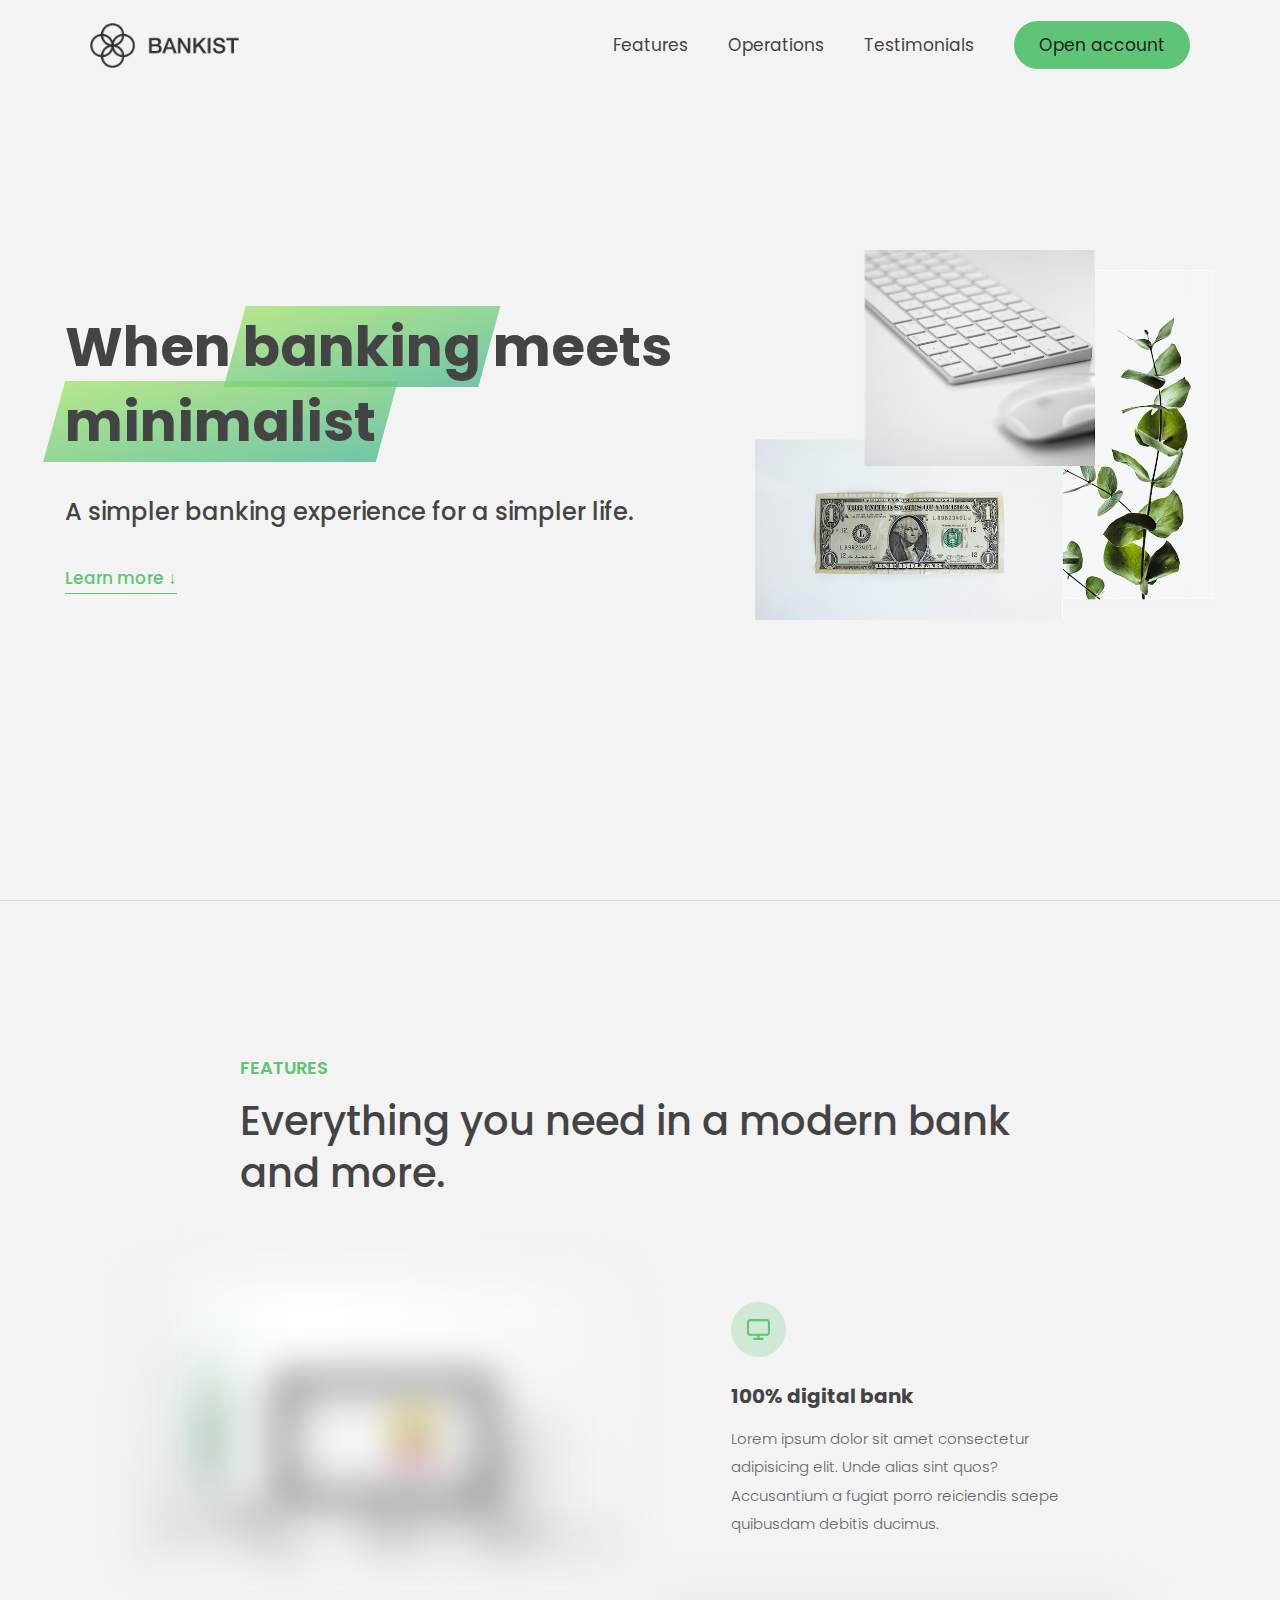
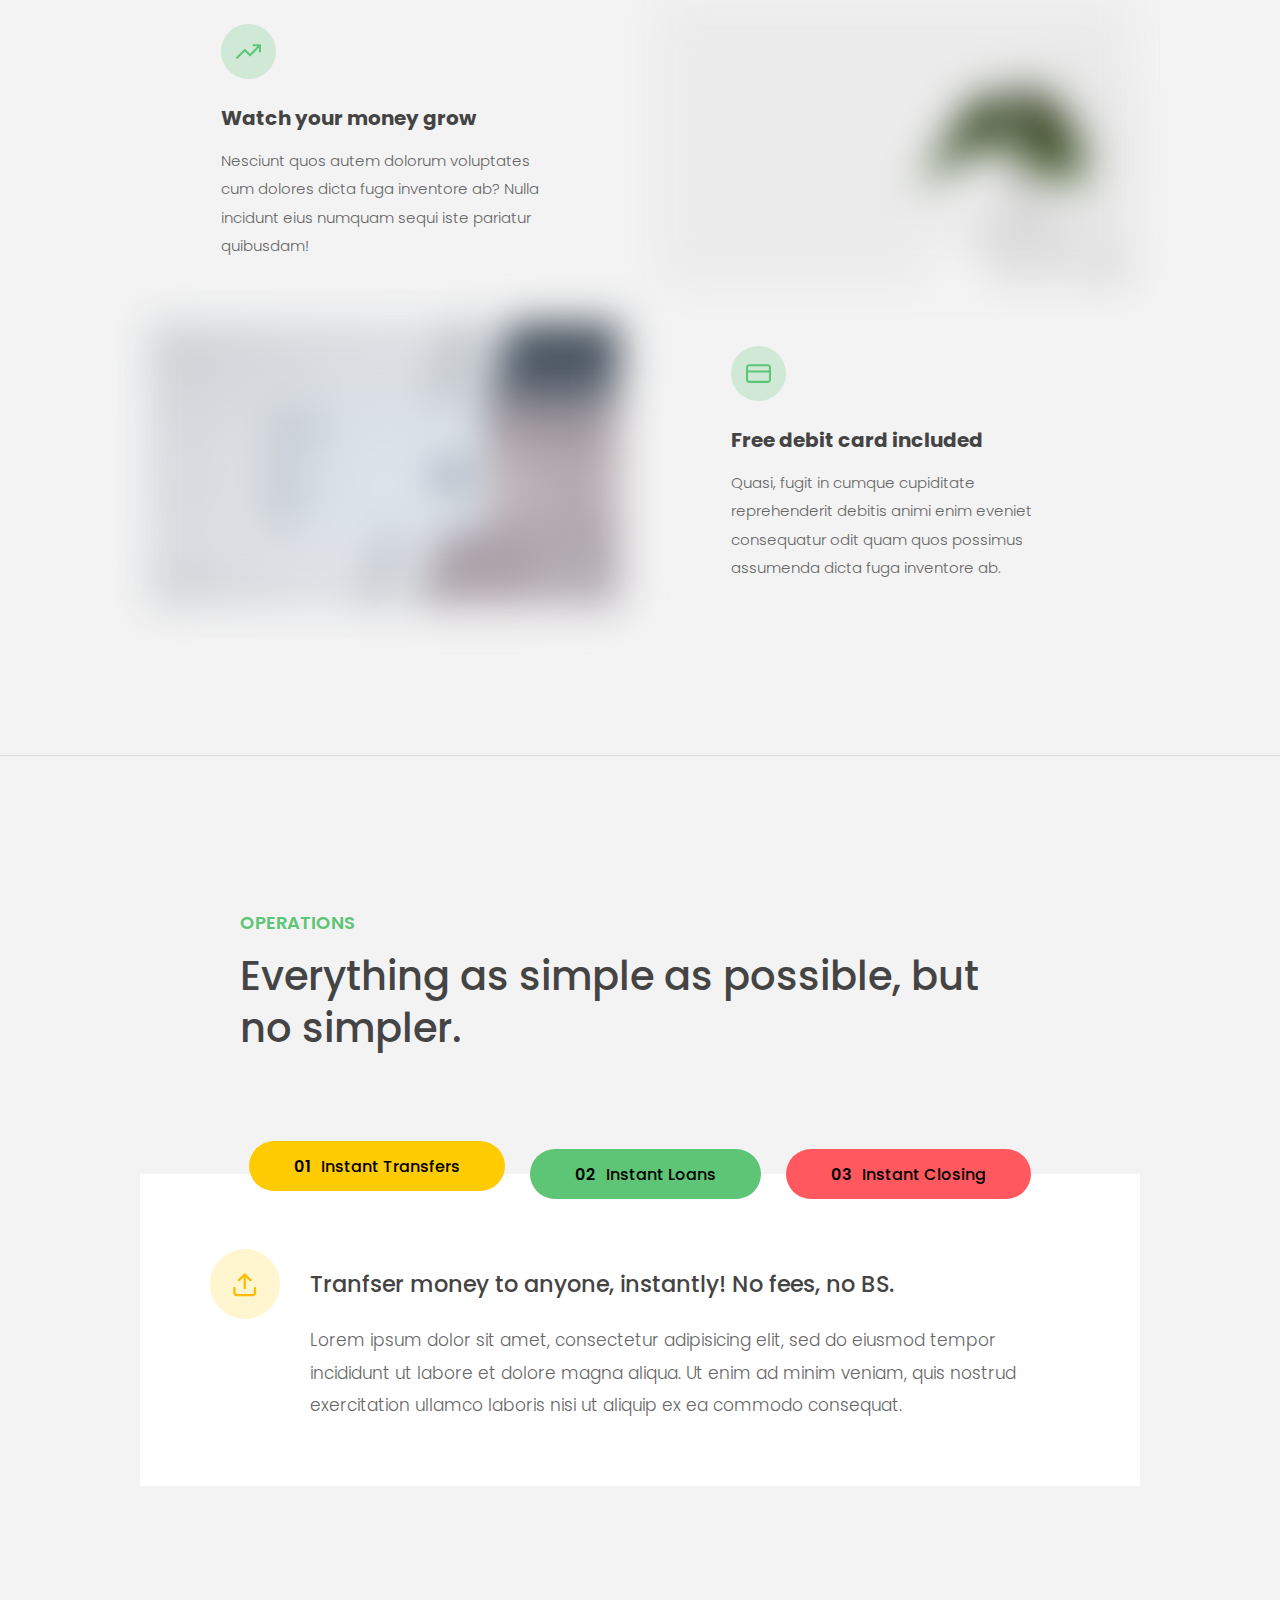
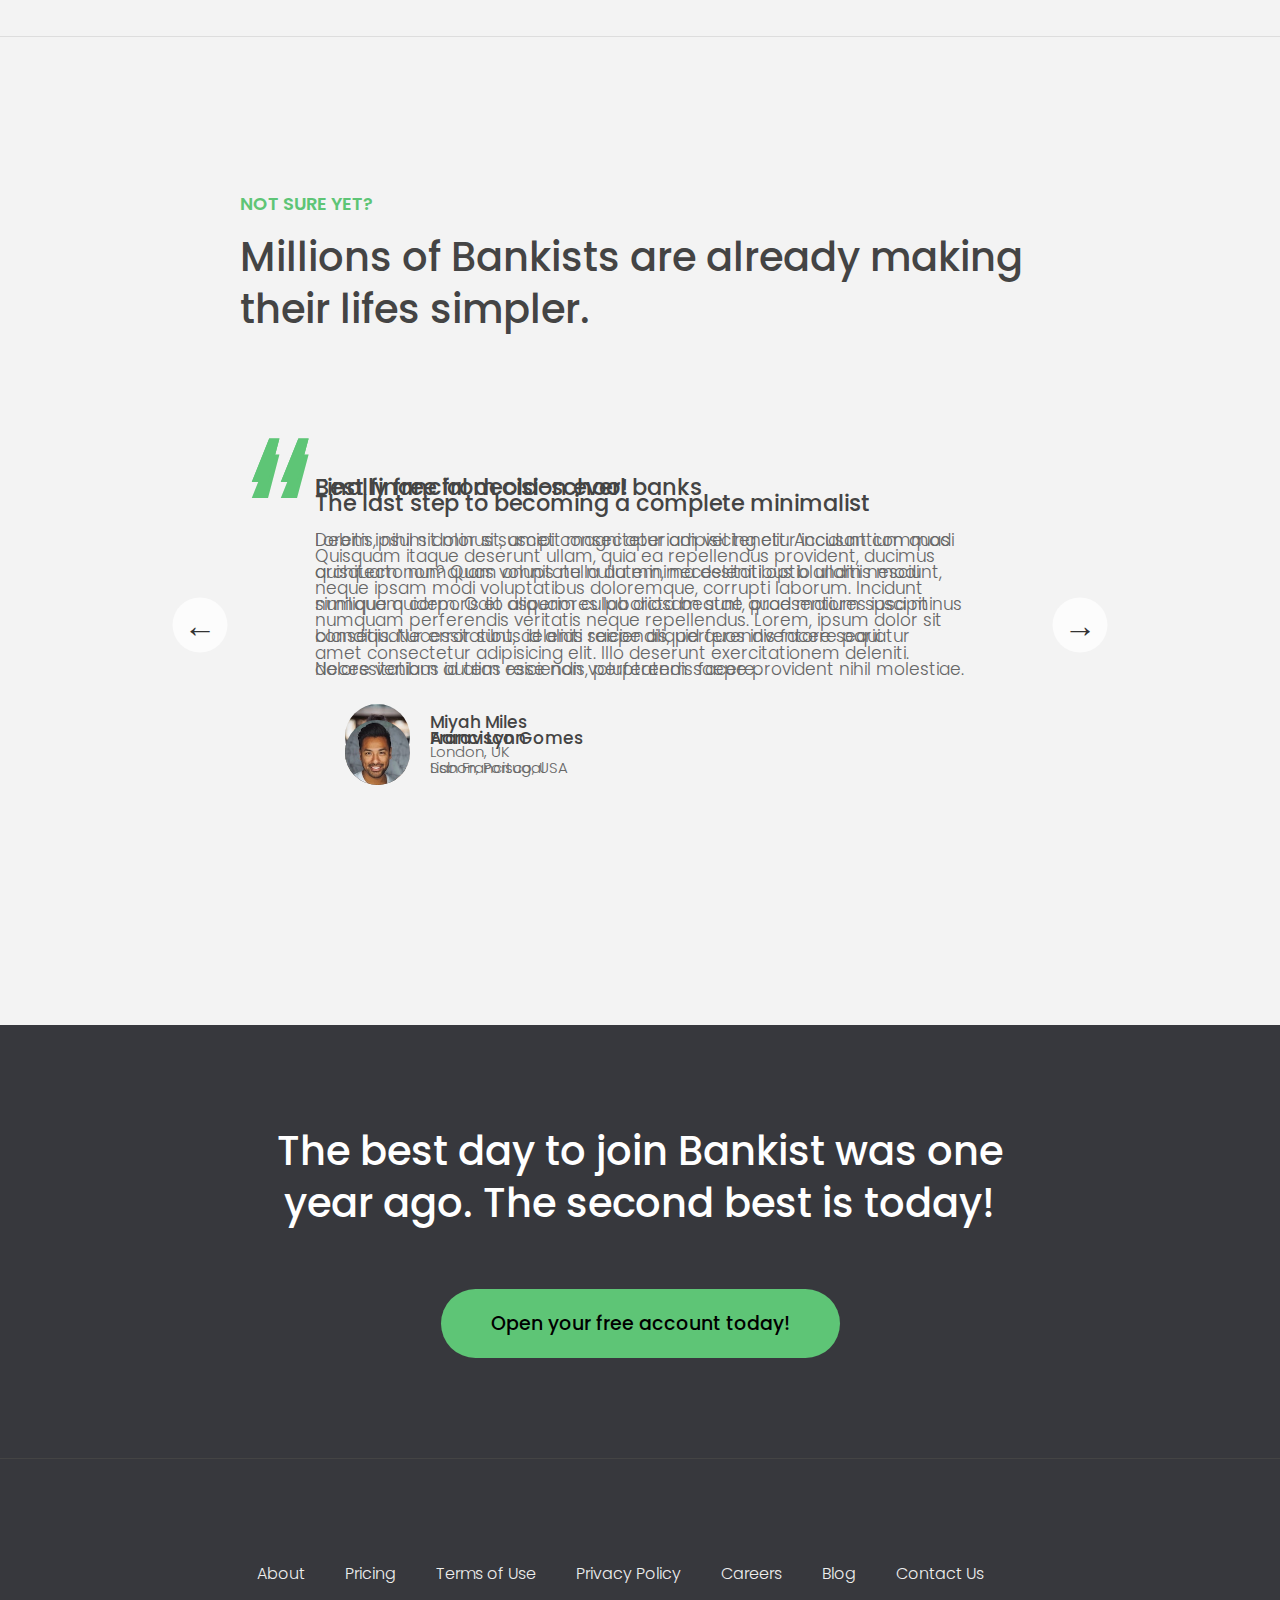
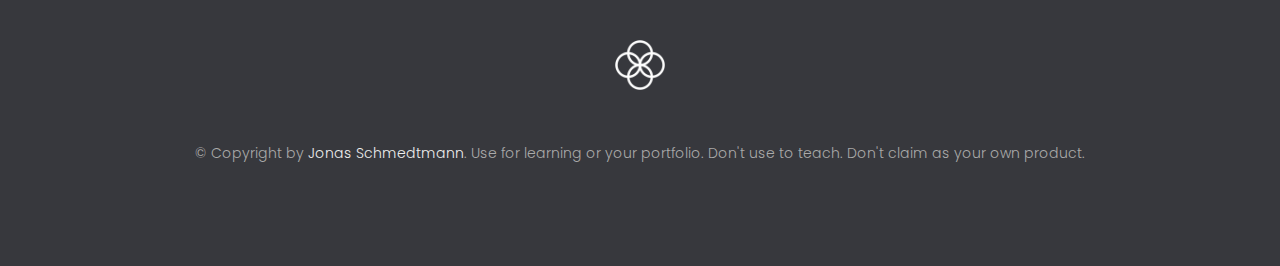
<file: advance_dom/index.html>
<!DOCTYPE html>
<html lang="en">

<head>
  <meta charset="UTF-8" />
  <meta name="viewport" content="width=device-width, initial-scale=1.0" />
  <meta http-equiv="X-UA-Compatible" content="ie=edge" />
  <link rel="shortcut icon" type="image/png" href="img/icon.png" />

  <link href="https://fonts.googleapis.com/css?family=Poppins:300,400,500,600&display=swap" rel="stylesheet" />
  <link rel="stylesheet" href="style.css" />
  <title>Bankist | When Banking meets Minimalist</title>
</head>

<body>
  <header class="header">
    <nav class="nav">
      <img src="img/logo.png" alt="Bankist logo" class="nav__logo" id="logo" />
      <ul class="nav__links">
        <li class="nav__item">
          <a class="nav__link" href="#section--1">Features</a>
        </li>
        <li class="nav__item">
          <a class="nav__link" href="#section--2">Operations</a>
        </li>
        <li class="nav__item">
          <a class="nav__link" href="#section--3">Testimonials</a>
        </li>
        <li class="nav__item">
          <a class="nav__link nav__link--btn btn--show-modal" href="#">Open account</a>
        </li>
      </ul>
    </nav>

    <div class="header__title">
      <h1>
        When
        <!-- Green highlight effect -->
        <span class="highlight">banking</span>
        meets<br />
        <span class="highlight">minimalist</span>
      </h1>
      <h4>A simpler banking experience for a simpler life.</h4>
      <button class="btn--text btn--scroll-to">Learn more &DownArrow;</button>
      <img src="img/hero.png" class="header__img" alt="Minimalist bank items" />
    </div>
  </header>

  <section class="section" id="section--1">
    <div class="section__title">
      <h2 class="section__description">Features</h2>
      <h3 class="section__header">
        Everything you need in a modern bank and more.
      </h3>
    </div>

    <div class="features">
      <img src="img/digital-lazy.jpg" data-src="img/digital.jpg" alt="Computer" class="features__img lazy-img" />
      <div class="features__feature">
        <div class="features__icon">
          <svg>
            <use xlink:href="img/icons.svg#icon-monitor"></use>
          </svg>
        </div>
        <h5 class="features__header">100% digital bank</h5>
        <p>
          Lorem ipsum dolor sit amet consectetur adipisicing elit. Unde alias
          sint quos? Accusantium a fugiat porro reiciendis saepe quibusdam
          debitis ducimus.
        </p>
      </div>

      <div class="features__feature">
        <div class="features__icon">
          <svg>
            <use xlink:href="img/icons.svg#icon-trending-up"></use>
          </svg>
        </div>
        <h5 class="features__header">Watch your money grow</h5>
        <p>
          Nesciunt quos autem dolorum voluptates cum dolores dicta fuga
          inventore ab? Nulla incidunt eius numquam sequi iste pariatur
          quibusdam!
        </p>
      </div>
      <img src="img/grow-lazy.jpg" data-src="img/grow.jpg" alt="Plant" class="features__img lazy-img" />

      <img src="img/card-lazy.jpg" data-src="img/card.jpg" alt="Credit card" class="features__img lazy-img" />
      <div class="features__feature">
        <div class="features__icon">
          <svg>
            <use xlink:href="img/icons.svg#icon-credit-card"></use>
          </svg>
        </div>
        <h5 class="features__header">Free debit card included</h5>
        <p>
          Quasi, fugit in cumque cupiditate reprehenderit debitis animi enim
          eveniet consequatur odit quam quos possimus assumenda dicta fuga
          inventore ab.
        </p>
      </div>
    </div>
  </section>

  <section class="section" id="section--2">
    <div class="section__title">
      <h2 class="section__description">Operations</h2>
      <h3 class="section__header">
        Everything as simple as possible, but no simpler.
      </h3>
    </div>

    <div class="operations">
      <div class="operations__tab-container">
        <button class="btn operations__tab operations__tab--1 operations__tab--active" data-tab="1">
          <span>01</span>Instant Transfers
        </button>
        <button class="btn operations__tab operations__tab--2" data-tab="2">
          <span>02</span>Instant Loans
        </button>
        <button class="btn operations__tab operations__tab--3" data-tab="3">
          <span>03</span>Instant Closing
        </button>
      </div>
      <div class="operations__content operations__content--1 operations__content--active">
        <div class="operations__icon operations__icon--1">
          <svg>
            <use xlink:href="img/icons.svg#icon-upload"></use>
          </svg>
        </div>
        <h5 class="operations__header">
          Tranfser money to anyone, instantly! No fees, no BS.
        </h5>
        <p>
          Lorem ipsum dolor sit amet, consectetur adipisicing elit, sed do
          eiusmod tempor incididunt ut labore et dolore magna aliqua. Ut enim
          ad minim veniam, quis nostrud exercitation ullamco laboris nisi ut
          aliquip ex ea commodo consequat.
        </p>
      </div>

      <div class="operations__content operations__content--2">
        <div class="operations__icon operations__icon--2">
          <svg>
            <use xlink:href="img/icons.svg#icon-home"></use>
          </svg>
        </div>
        <h5 class="operations__header">
          Buy a home or make your dreams come true, with instant loans.
        </h5>
        <p>
          Duis aute irure dolor in reprehenderit in voluptate velit esse
          cillum dolore eu fugiat nulla pariatur. Excepteur sint occaecat
          cupidatat non proident, sunt in culpa qui officia deserunt mollit
          anim id est laborum.
        </p>
      </div>
      <div class="operations__content operations__content--3">
        <div class="operations__icon operations__icon--3">
          <svg>
            <use xlink:href="img/icons.svg#icon-user-x"></use>
          </svg>
        </div>
        <h5 class="operations__header">
          No longer need your account? No problem! Close it instantly.
        </h5>
        <p>
          Excepteur sint occaecat cupidatat non proident, sunt in culpa qui
          officia deserunt mollit anim id est laborum. Ut enim ad minim
          veniam, quis nostrud exercitation ullamco laboris nisi ut aliquip ex
          ea commodo consequat.
        </p>
      </div>
    </div>
  </section>

  <section class="section" id="section--3">
    <div class="section__title section__title--testimonials">
      <h2 class="section__description">Not sure yet?</h2>
      <h3 class="section__header">
        Millions of Bankists are already making their lifes simpler.
      </h3>
    </div>

    <div class="slider">
      <div class="slide slide--1">
        <div class="testimonial">
          <h5 class="testimonial__header">Best financial decision ever!</h5>
          <blockquote class="testimonial__text">
            Lorem ipsum dolor sit, amet consectetur adipisicing elit.
            Accusantium quas quisquam non? Quas voluptate nulla minima
            deleniti optio ullam nesciunt, numquam corporis et asperiores
            laboriosam sunt, praesentium suscipit blanditiis. Necessitatibus
            id alias reiciendis, perferendis facere pariatur dolore veniam
            autem esse non voluptatem saepe provident nihil molestiae.
          </blockquote>
          <address class="testimonial__author">
            <img src="img/user-1.jpg" alt="" class="testimonial__photo" />
            <h6 class="testimonial__name">Aarav Lynn</h6>
            <p class="testimonial__location">San Francisco, USA</p>
          </address>
        </div>
      </div>

      <div class="slide slide--2">
        <div class="testimonial">
          <h5 class="testimonial__header">
            The last step to becoming a complete minimalist
          </h5>
          <blockquote class="testimonial__text">
            Quisquam itaque deserunt ullam, quia ea repellendus provident,
            ducimus neque ipsam modi voluptatibus doloremque, corrupti
            laborum. Incidunt numquam perferendis veritatis neque repellendus.
            Lorem, ipsum dolor sit amet consectetur adipisicing elit. Illo
            deserunt exercitationem deleniti.
          </blockquote>
          <address class="testimonial__author">
            <img src="img/user-2.jpg" alt="" class="testimonial__photo" />
            <h6 class="testimonial__name">Miyah Miles</h6>
            <p class="testimonial__location">London, UK</p>
          </address>
        </div>
      </div>

      <div class="slide slide--3">
        <div class="testimonial">
          <h5 class="testimonial__header">
            Finally free from old-school banks
          </h5>
          <blockquote class="testimonial__text">
            Debitis, nihil sit minus suscipit magni aperiam vel tenetur
            incidunt commodi architecto numquam omnis nulla autem,
            necessitatibus blanditiis modi similique quidem. Odio aliquam
            culpa dicta beatae quod maiores ipsa minus consequatur error sunt,
            deleniti saepe aliquid quos inventore sequi. Necessitatibus id
            alias reiciendis, perferendis facere.
          </blockquote>
          <address class="testimonial__author">
            <img src="img/user-3.jpg" alt="" class="testimonial__photo" />
            <h6 class="testimonial__name">Francisco Gomes</h6>
            <p class="testimonial__location">Lisbon, Portugal</p>
          </address>
        </div>
      </div>

      <!-- <div class="slide"><img src="img/img-1.jpg" alt="Photo 1" /></div>
        <div class="slide"><img src="img/img-2.jpg" alt="Photo 2" /></div>
        <div class="slide"><img src="img/img-3.jpg" alt="Photo 3" /></div>
        <div class="slide"><img src="img/img-4.jpg" alt="Photo 4" /></div> -->
      <button class="slider__btn slider__btn--left">&larr;</button>
      <button class="slider__btn slider__btn--right">&rarr;</button>
      <div class="dots"></div>
    </div>
  </section>

  <section class="section section--sign-up">
    <div class="section__title">
      <h3 class="section__header">
        The best day to join Bankist was one year ago. The second best is
        today!
      </h3>
    </div>
    <button class="btn btn--show-modal">Open your free account today!</button>
  </section>

  <footer class="footer">
    <ul class="footer__nav">
      <li class="footer__item">
        <a class="footer__link" href="#">About</a>
      </li>
      <li class="footer__item">
        <a class="footer__link" href="#">Pricing</a>
      </li>
      <li class="footer__item">
        <a class="footer__link" href="#">Terms of Use</a>
      </li>
      <li class="footer__item">
        <a class="footer__link" href="#">Privacy Policy</a>
      </li>
      <li class="footer__item">
        <a class="footer__link" href="#">Careers</a>
      </li>
      <li class="footer__item">
        <a class="footer__link" href="#">Blog</a>
      </li>
      <li class="footer__item">
        <a class="footer__link" href="#">Contact Us</a>
      </li>
    </ul>
    <img src="img/icon.png" alt="Logo" class="footer__logo" />
    <p class="footer__copyright">
      &copy; Copyright by
      <a class="footer__link twitter-link" target="_blank" href="https://twitter.com/jonasschmedtman">Jonas
        Schmedtmann</a>. Use for learning or your portfolio. Don't use to teach. Don't claim
      as your own product.
    </p>
  </footer>

  <div class="modal hidden">
    <button class="btn--close-modal">&times;</button>
    <h2 class="modal__header">
      Open your bank account <br />
      in just <span class="highlight">5 minutes</span>
    </h2>
    <form class="modal__form">
      <label>First Name</label>
      <input type="text" />
      <label>Last Name</label>
      <input type="text" />
      <label>Email Address</label>
      <input type="email" />
      <button class="btn">Next step &rarr;</button>
    </form>
  </div>
  <div class="overlay hidden"></div>

  <script src="script.js"></script>
</body>

</html>
</file>
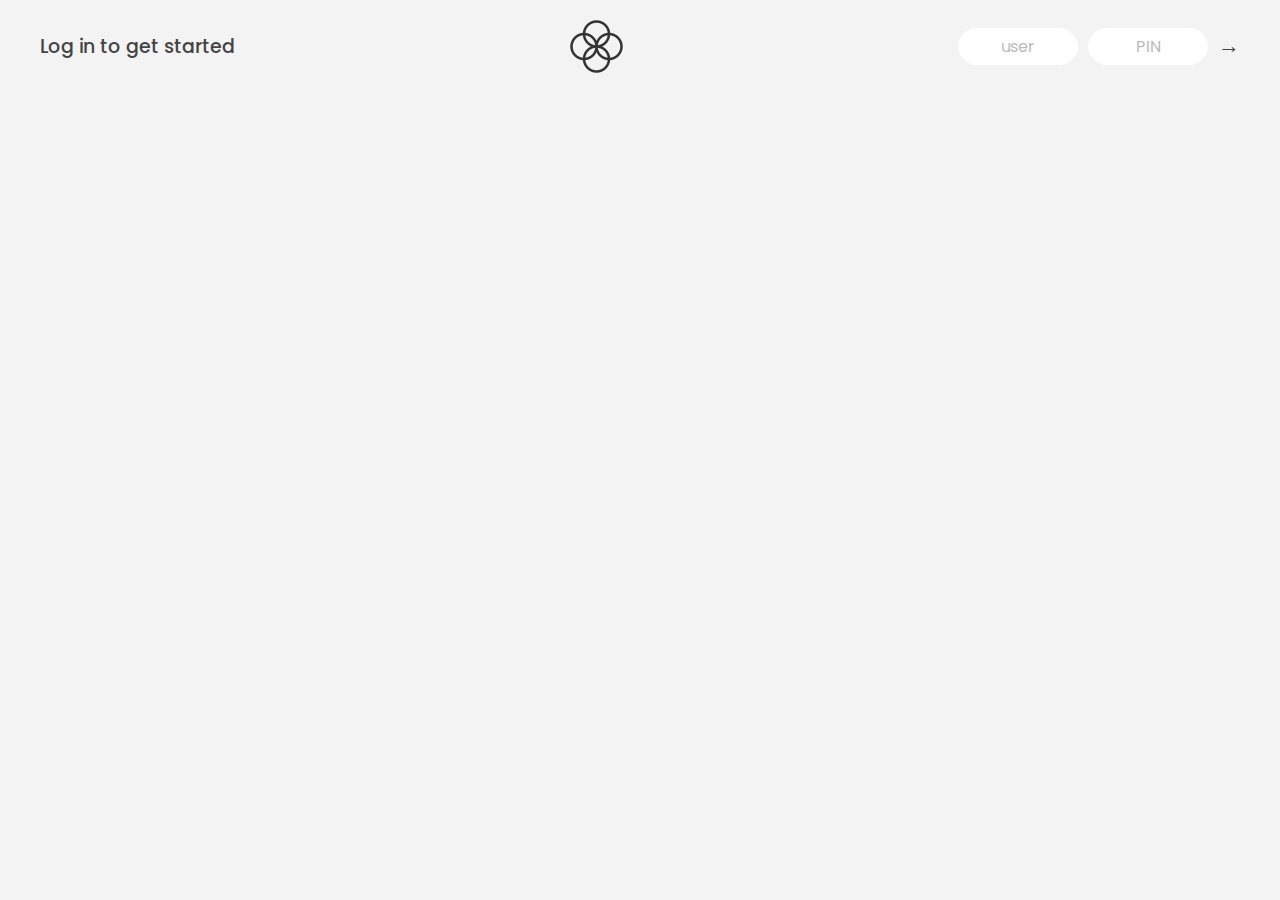
<file: array/index.html>
<!DOCTYPE html>
<html lang="en">
  <head>
    <meta charset="UTF-8" />
    <meta name="viewport" content="width=device-width, initial-scale=1.0" />
    <meta http-equiv="X-UA-Compatible" content="ie=edge" />
    <link rel="shortcut icon" type="image/png" href="/icon.png" />

    <link
      href="https://fonts.googleapis.com/css?family=Poppins:400,500,600&display=swap"
      rel="stylesheet"
    />

    <link rel="stylesheet" href="style.css" />
    <title>Bankist</title>
  </head>
  <body>
    <!-- TOP NAVIGATION -->
    <nav>
      <p class="welcome">Log in to get started</p>
      <img src="logo.png" alt="Logo" class="logo" />
      <form class="login">
        <input
          type="text"
          placeholder="user"
          class="login__input login__input--user"
        />
        <!-- In practice, use type="password" -->
        <input
          type="text"
          placeholder="PIN"
          maxlength="4"
          class="login__input login__input--pin"
        />
        <button class="login__btn">&rarr;</button>
      </form>
    </nav>

    <main class="app">
      <!-- BALANCE -->
      <div class="balance">
        <div>
          <p class="balance__label">Current balance</p>
          <p class="balance__date">
            As of <span class="date">05/03/2037</span>
          </p>
        </div>
        <p class="balance__value">0000€</p>
      </div>

      <!-- MOVEMENTS -->
      <div class="movements">
        <div class="movements__row">
          <div class="movements__type movements__type--deposit">2 deposit</div>
          <div class="movements__date">3 days ago</div>
          <div class="movements__value">4 000€</div>
        </div>
        <div class="movements__row">
          <div class="movements__type movements__type--withdrawal">
            1 withdrawal
          </div>
          <div class="movements__date">24/01/2037</div>
          <div class="movements__value">-378€</div>
        </div>
      </div>

      <!-- SUMMARY -->
      <div class="summary">
        <p class="summary__label">In</p>
        <p class="summary__value summary__value--in">0000€</p>
        <p class="summary__label">Out</p>
        <p class="summary__value summary__value--out">0000€</p>
        <p class="summary__label">Interest</p>
        <p class="summary__value summary__value--interest">0000€</p>
        <button class="btn--sort">&downarrow; SORT</button>
      </div>

      <!-- OPERATION: TRANSFERS -->
      <div class="operation operation--transfer">
        <h2>Transfer money</h2>
        <form class="form form--transfer">
          <input type="text" class="form__input form__input--to" />
          <input type="number" class="form__input form__input--amount" />
          <button class="form__btn form__btn--transfer">&rarr;</button>
          <label class="form__label">Transfer to</label>
          <label class="form__label">Amount</label>
        </form>
      </div>

      <!-- OPERATION: LOAN -->
      <div class="operation operation--loan">
        <h2>Request loan</h2>
        <form class="form form--loan">
          <input type="number" class="form__input form__input--loan-amount" />
          <button class="form__btn form__btn--loan">&rarr;</button>
          <label class="form__label form__label--loan">Amount</label>
        </form>
      </div>

      <!-- OPERATION: CLOSE -->
      <div class="operation operation--close">
        <h2>Close account</h2>
        <form class="form form--close">
          <input type="text" class="form__input form__input--user" />
          <input
            type="password"
            maxlength="6"
            class="form__input form__input--pin"
          />
          <button class="form__btn form__btn--close">&rarr;</button>
          <label class="form__label">Confirm user</label>
          <label class="form__label">Confirm PIN</label>
        </form>
      </div>

      <!-- LOGOUT TIMER -->
      <p class="logout-timer">
        You will be logged out in <span class="timer">05:00</span>
      </p>
    </main>

    <!-- <footer>
      &copy; by Jonas Schmedtmann. Don't claim as your own :)
    </footer> -->

    <script src="script.js"></script>
  </body>
</html>
</file>
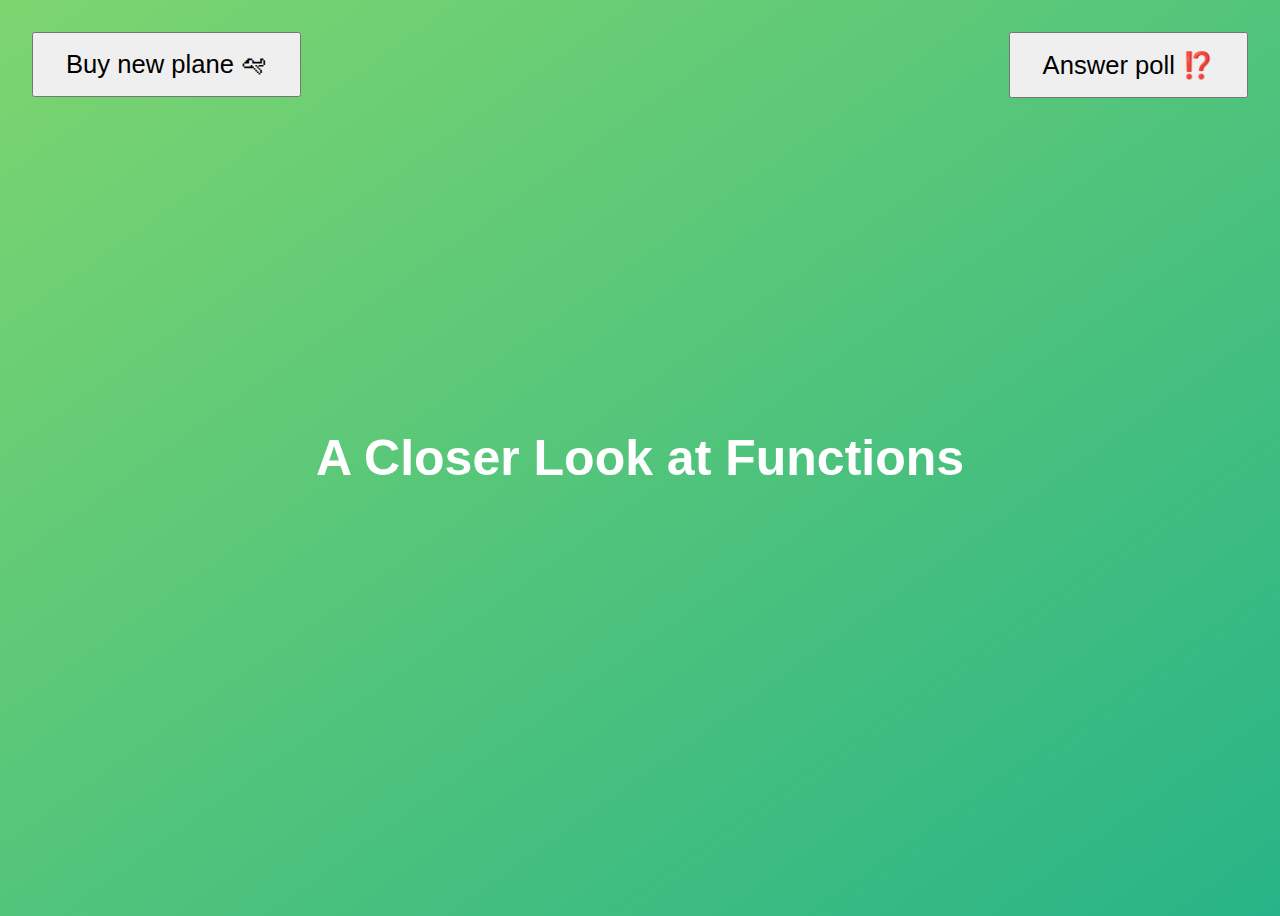
<file: functions/index.html>
<!DOCTYPE html>
<html lang="en">
  <head>
    <meta charset="UTF-8" />
    <meta name="viewport" content="width=device-width, initial-scale=1.0" />
    <meta http-equiv="X-UA-Compatible" content="ie=edge" />
    <title>A Closer Look at Functions</title>
    <style>
      body {
        height: 100vh;
        display: flex;
        align-items: center;
        background: linear-gradient(to top left, #28b487, #7dd56f);
      }
      h1 {
        font-family: sans-serif;
        font-size: 50px;
        line-height: 1.3;
        width: 100%;
        padding: 30px;
        text-align: center;
        color: white;
      }
      .buy,
      .poll {
        font-size: 1.6rem;
        padding: 1rem 2rem;
        position: absolute;
        top: 2rem;
      }
      .buy {
        left: 2rem;
      }
      .poll {
        right: 2rem;
      }
    </style>
  </head>
  <body>
    <h1>A Closer Look at Functions</h1>
    <button class="buy">Buy new plane 🛩</button>
    <button class="poll">Answer poll ⁉️</button>
    <script src="script.js"></script>
  </body>
</html>
</file>
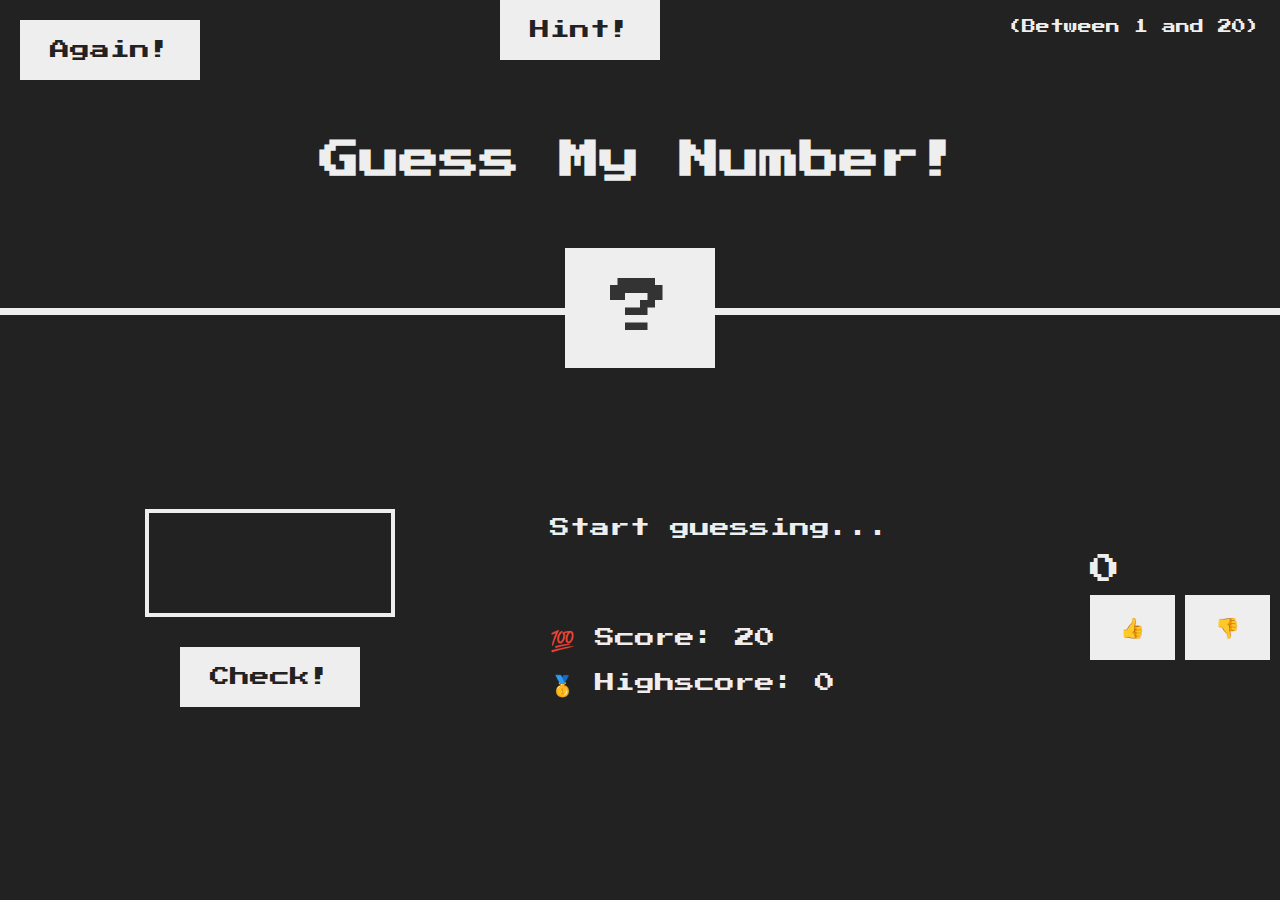
<file: guess_the_number/index.html>
<!DOCTYPE html>
<html lang="en">
  <head>
    <meta charset="UTF-8" />
    <meta name="viewport" content="width=device-width, initial-scale=1.0" />
    <meta http-equiv="X-UA-Compatible" content="ie=edge" />
    <link rel="stylesheet" href="style.css" />
    <title>Guess My Number!</title>
  </head>
  <body>
    <header>
      <h1>Guess My Number!</h1>
      <p class="between">(Between 1 and 20)</p>
      <button class="btn again">Again!</button>
      <button class="btn hint_btn">Hint!</button>
      <p class="hint"></p>
      <div class="number">?</div>
    </header>
    <main>
      <section class="left">
        <input type="number" class="guess" />
        <button class="btn check">Check!</button>
        
      </section>
      <section class="right">
        <p class="message">Start guessing...</p>
        <p class="label-score">💯 Score: <span class="score">20</span></p>
        <p class="label-highscore">
          🥇 Highscore: <span class="highscore">0</span>
        </p>
      </section>

      <section>
        <p class="values">0</p>
        <button class="btn plus">👍</button>
        <button class="btn minus">👎</button>


      </section>
    </main>
    <script src="script.js"></script>
  </body>
</html>
</file>
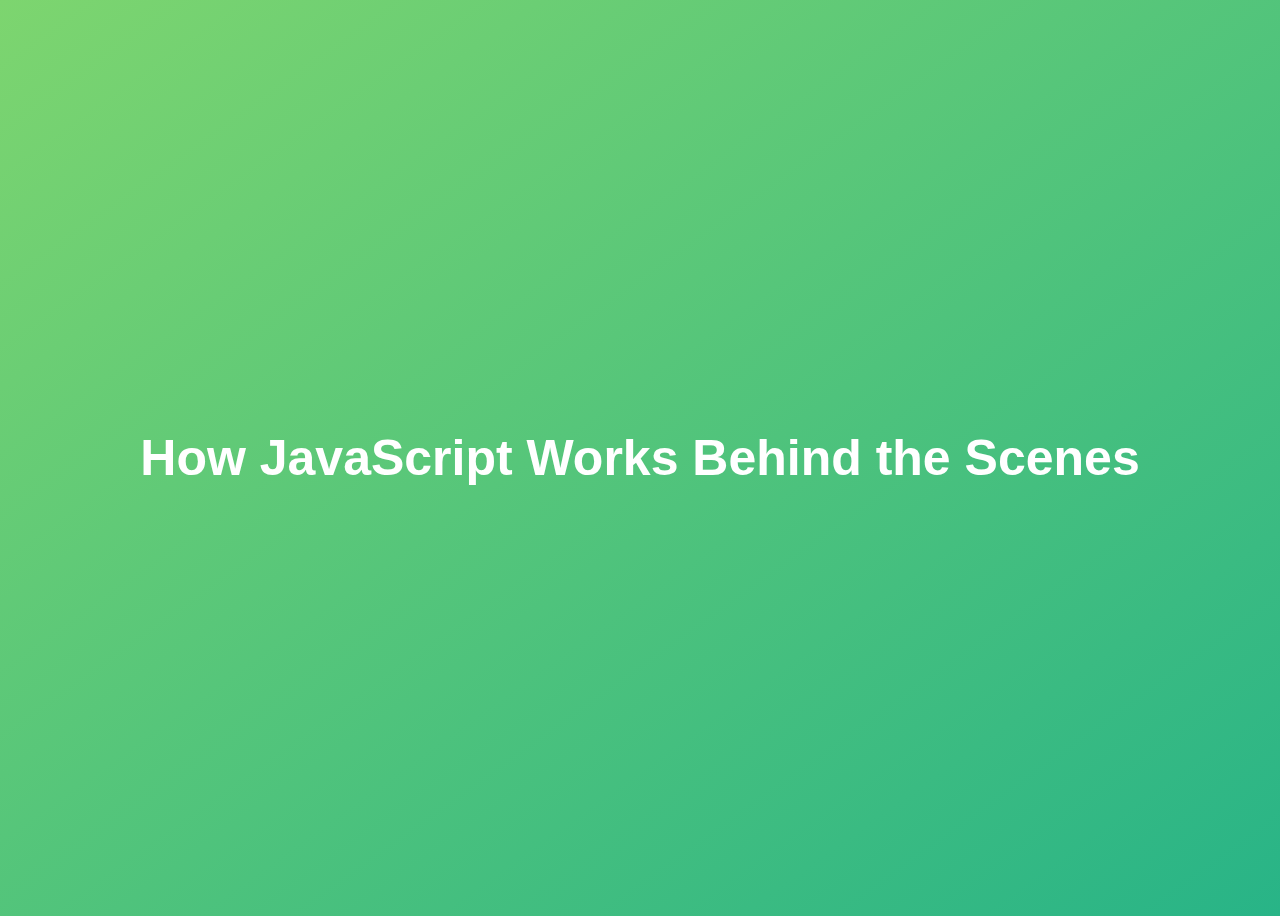
<file: how_js_work/index.html>
<!DOCTYPE html>
<html lang="en">
  <head>
    <meta charset="UTF-8" />
    <meta name="viewport" content="width=device-width, initial-scale=1.0" />
    <meta http-equiv="X-UA-Compatible" content="ie=edge" />
    <title>How JavaScript Works Behind the Scenes</title>
    <style>
      body {
        height: 100vh;
        display: flex;
        align-items: center;
        background: linear-gradient(to top left, #28b487, #7dd56f);
      }
      h1 {
        font-family: sans-serif;
        font-size: 50px;
        line-height: 1.3;
        width: 100%;
        padding: 30px;
        text-align: center;
        color: white;
      }
    </style>
  </head>
  <body>
    <h1>How JavaScript Works Behind the Scenes</h1>
    <script src="script.js"></script>
  </body>
</html>
</file>
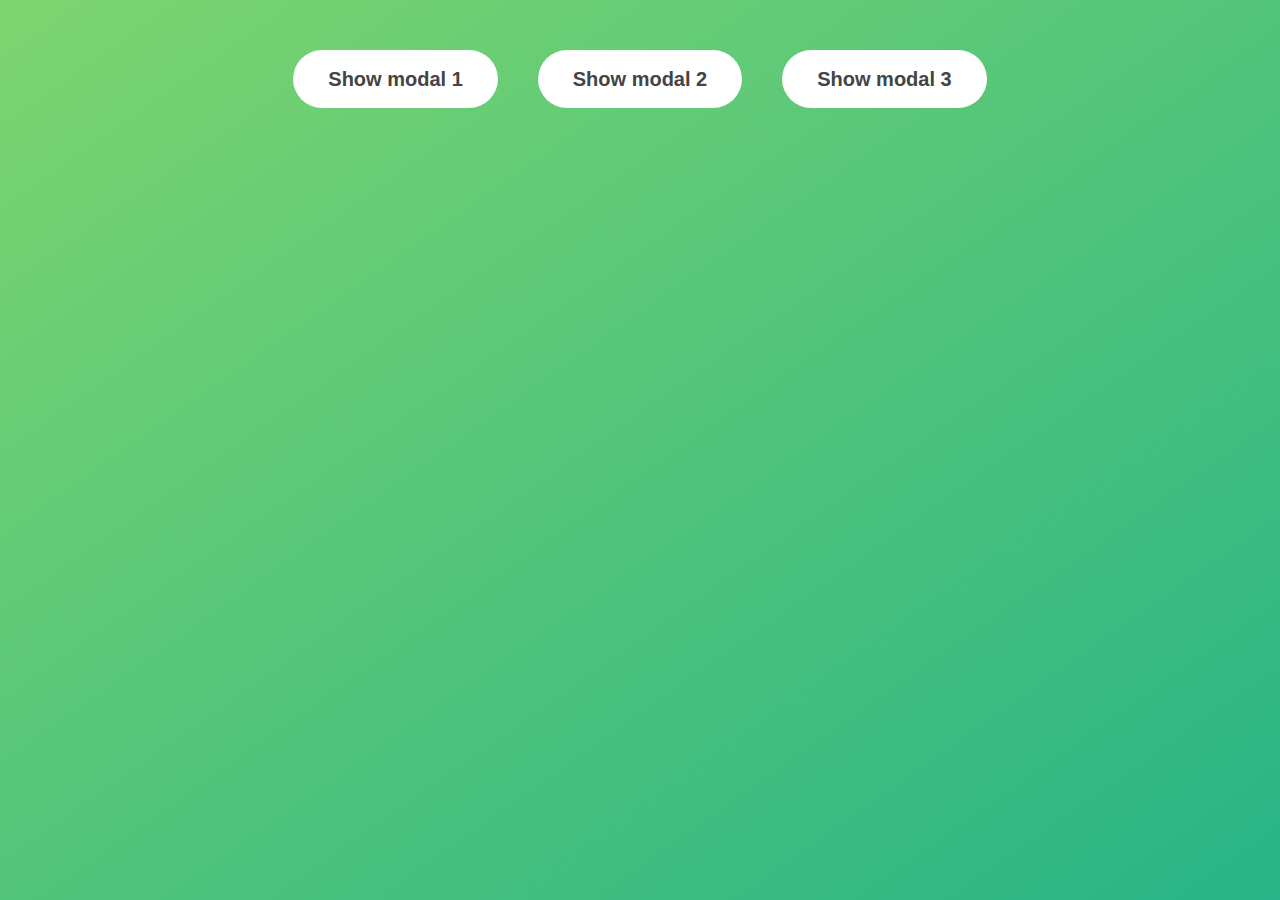
<file: modal/index.html>
<!DOCTYPE html>
<html lang="en">
  <head>
    <meta charset="UTF-8" />
    <meta name="viewport" content="width=device-width, initial-scale=1.0" />
    <meta http-equiv="X-UA-Compatible" content="ie=edge" />
    <link rel="stylesheet" href="style.css" />
    <title>Modal window</title>
  </head>
  <body>
    <button class="show-modal">Show modal 1</button>
    <button class="show-modal">Show modal 2</button>
    <button class="show-modal">Show modal 3</button>

    <div class="modal hidden">
      <button class="close-modal">&times;</button>
      <h1>I'm a modal window 😍</h1>
      <p>
        Lorem ipsum dolor sit amet, consectetur adipisicing elit, sed do eiusmod
        tempor incididunt ut labore et dolore magna aliqua. Ut enim ad minim
        veniam, quis nostrud exercitation ullamco laboris nisi ut aliquip ex ea
        commodo consequat. Duis aute irure dolor in reprehenderit in voluptate
        velit esse cillum dolore eu fugiat nulla pariatur. Excepteur sint
        occaecat cupidatat non proident, sunt in culpa qui officia deserunt
        mollit anim id est laborum.
      </p>
    </div>
    <div class="overlay hidden"></div>

    <script src="script.js"></script>
  </body>
</html>
</file>
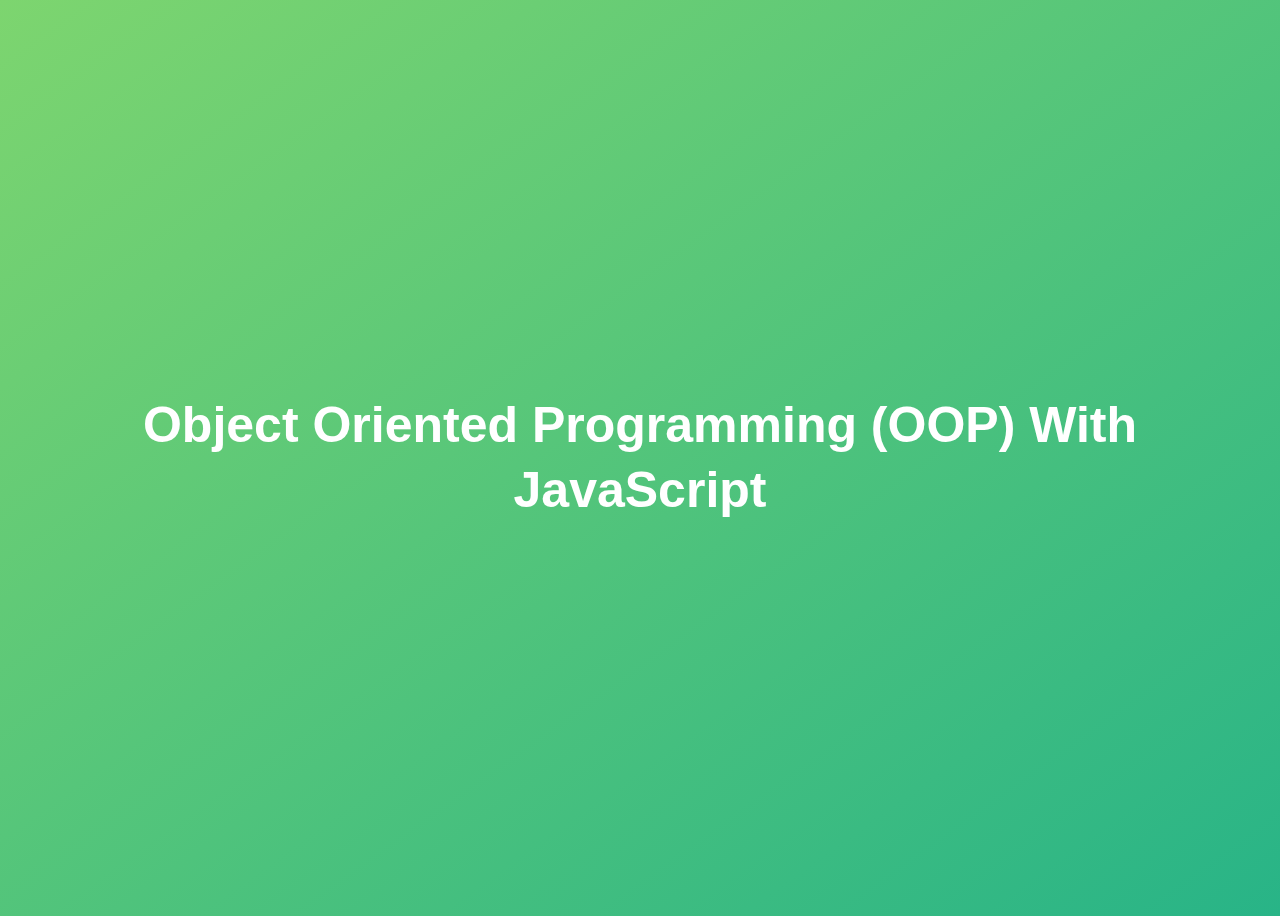
<file: oops/index.html>
<!DOCTYPE html>
<html lang="en">
  <head>
    <meta charset="UTF-8" />
    <meta name="viewport" content="width=device-width, initial-scale=1.0" />
    <meta http-equiv="X-UA-Compatible" content="ie=edge" />
    <title>Object Oriented Programming (OOP) With JavaScript</title>
    <style>
      body {
        height: 100vh;
        display: flex;
        align-items: center;
        background: linear-gradient(to top left, #28b487, #7dd56f);
      }
      h1 {
        font-family: sans-serif;
        font-size: 50px;
        line-height: 1.3;
        width: 100%;
        padding: 30px;
        text-align: center;
        color: white;
      }
    </style>
    <script defer src="script.js"></script>
  </head>
  <body>
    <h1>Object Oriented Programming (OOP) With JavaScript</h1>
  </body>
</html>
</file>
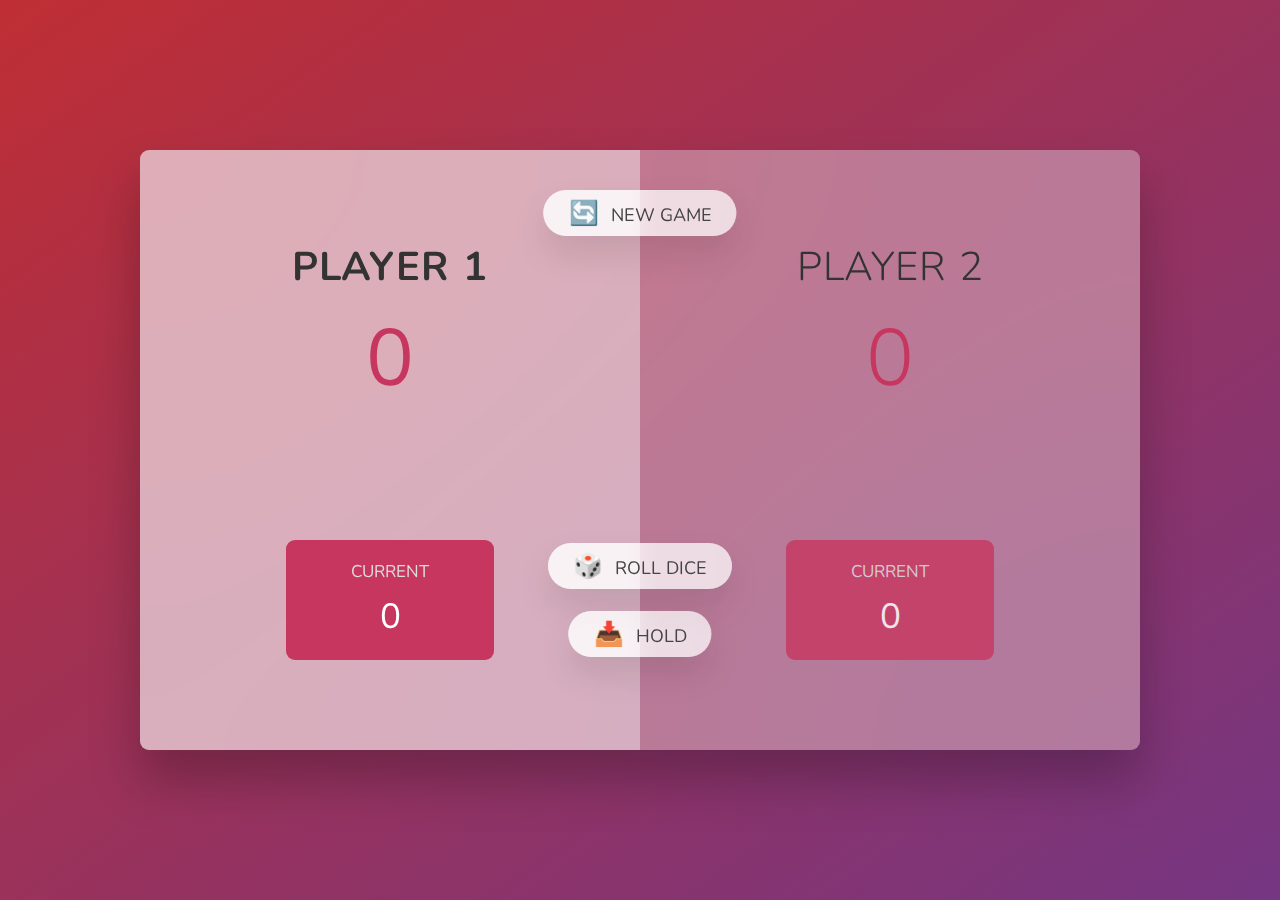
<file: pig_game/index.html>
<!DOCTYPE html>
<html lang="en">
  <head>
    <meta charset="UTF-8" />
    <meta name="viewport" content="width=device-width, initial-scale=1.0" />
    <meta http-equiv="X-UA-Compatible" content="ie=edge" />
    <link rel="stylesheet" href="style.css" />
    <title>Pig Game</title>
  </head>
  <body>
    <main>
      <section class="player player--0 player--active">
        <h2 class="name" id="name--0">Player 1</h2>
        <p class="score" id="score--0">0</p>
        <div class="current">
          <p class="current-label">Current</p>
          <p class="current-score" id="current--0">0</p>
        </div>
      </section>
      <section class="player player--1">
        <h2 class="name" id="name--1">Player 2</h2>
        <p class="score" id="score--1">0</p>
        <div class="current">
          <p class="current-label">Current</p>
          <p class="current-score" id="current--1">0</p>
        </div>
      </section>

      <img src="dice-5.png" alt="Playing dice" class="dice hidden" />
      <button class="btn btn--new">🔄 New game</button>
      <button class="btn btn--roll">🎲 Roll dice</button>
      <button class="btn btn--hold">📥 Hold</button>
    </main>
    <script src="script.js"></script>
  </body>
</html>
</file>
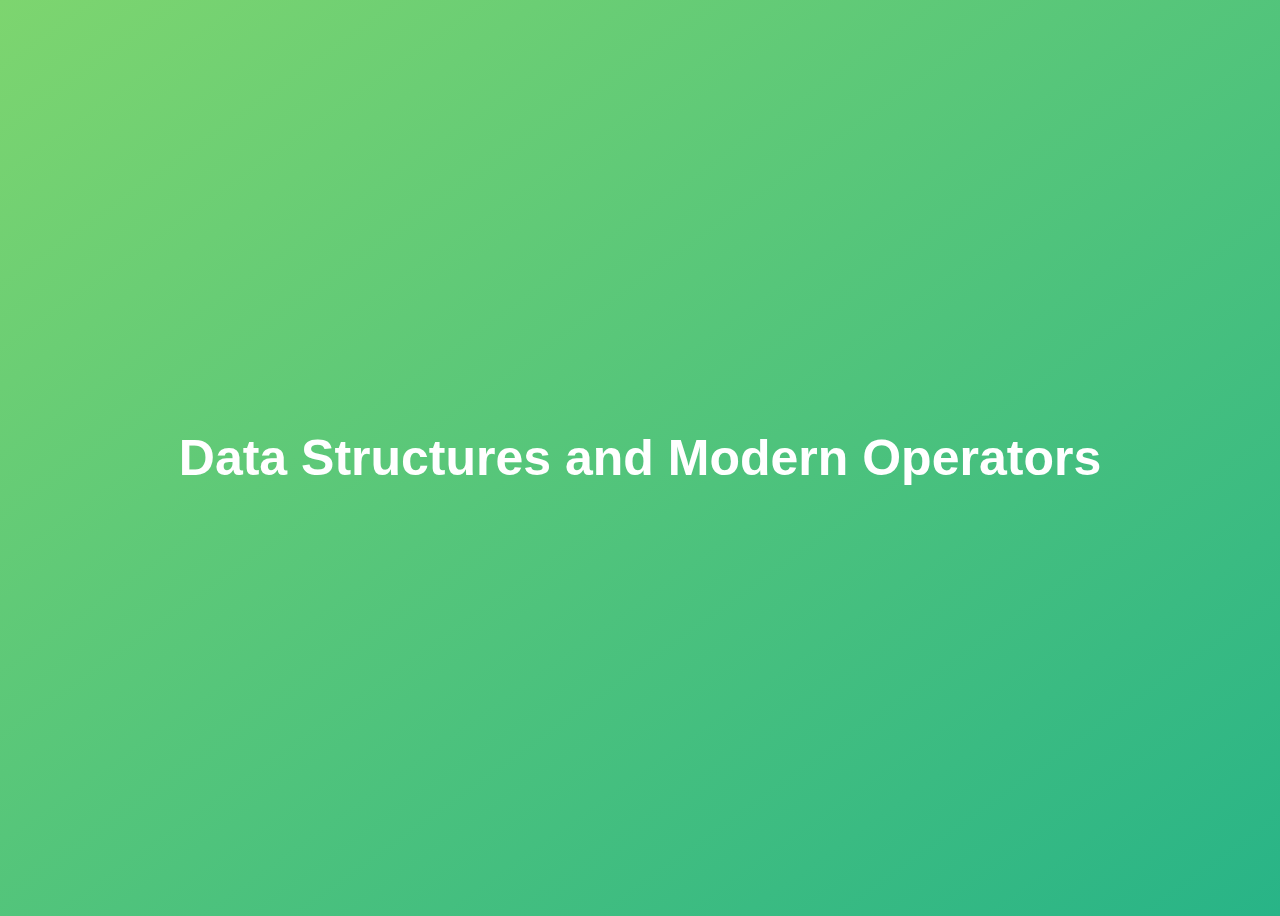
<file: pizza/index.html>
<!DOCTYPE html>
<html lang="en">
  <head>
    <meta charset="UTF-8" />
    <meta name="viewport" content="width=device-width, initial-scale=1.0" />
    <meta http-equiv="X-UA-Compatible" content="ie=edge" />
    <title>Data Structures and Modern Operators</title>
    <style>
      body {
        height: 100vh;
        display: flex;
        align-items: center;
        background: linear-gradient(to top left, #28b487, #7dd56f);
      }
      h1 {
        font-family: sans-serif;
        font-size: 50px;
        line-height: 1.3;
        width: 100%;
        padding: 30px;
        text-align: center;
        color: white;
      }
      button {
        width: 50px;
        height: 20px;
        margin: 10px;
      }
      textarea {
        width: 300px;
        height: 100px;
      }
    </style>
  </head>
  <body>
    <h1>Data Structures and Modern Operators</h1>
    <script src="script.js"></script>
  </body>
</html>
</file>
<file: advance_dom/style.css>
/* The page is NOT responsive. You can implement responsiveness yourself if you wanna have some fun 😃 */

:root {
  --color-primary: #5ec576;
  --color-secondary: #ffcb03;
  --color-tertiary: #ff585f;
  --color-primary-darker: #4bbb7d;
  --color-secondary-darker: #ffbb00;
  --color-tertiary-darker: #fd424b;
  --color-primary-opacity: #5ec5763a;
  --color-secondary-opacity: #ffcd0331;
  --color-tertiary-opacity: #ff58602d;
  --gradient-primary: linear-gradient(to top left, #39b385, #9be15d);
  --gradient-secondary: linear-gradient(to top left, #ffb003, #ffcb03);
}

* {
  margin: 0;
  padding: 0;
  box-sizing: inherit;
}

html {
  font-size: 62.5%;
  box-sizing: border-box;
}

body {
  font-family: 'Poppins', sans-serif;
  font-weight: 300;
  color: #444;
  line-height: 1.9;
  background-color: #f3f3f3;
}

/* GENERAL ELEMENTS */
.section {
  padding: 15rem 3rem;
  border-top: 1px solid #ddd;

  transition: transform 1s, opacity 1s;
}

.section--hidden {
  opacity: 0;
  transform: translateY(8rem);
}

.section__title {
  max-width: 80rem;
  margin: 0 auto 8rem auto;
}

.section__description {
  font-size: 1.8rem;
  font-weight: 600;
  text-transform: uppercase;
  color: var(--color-primary);
  margin-bottom: 1rem;
}

.section__header {
  font-size: 4rem;
  line-height: 1.3;
  font-weight: 500;
}

.btn {
  display: inline-block;
  background-color: var(--color-primary);
  font-size: 1.6rem;
  font-family: inherit;
  font-weight: 500;
  border: none;
  padding: 1.25rem 4.5rem;
  border-radius: 10rem;
  cursor: pointer;
  transition: all 0.3s;
}

.btn:hover {
  background-color: var(--color-primary-darker);
}

.btn--text {
  display: inline-block;
  background: none;
  font-size: 1.7rem;
  font-family: inherit;
  font-weight: 500;
  color: var(--color-primary);
  border: none;
  border-bottom: 1px solid currentColor;
  padding-bottom: 2px;
  cursor: pointer;
  transition: all 0.3s;
}

p {
  color: #666;
}

/* This is BAD for accessibility! Don't do in the real world! */
button:focus {
  outline: none;
}

img {
  transition: filter 0.5s;
}

.lazy-img {
  filter: blur(20px);
}

/* NAVIGATION */
.nav {
  display: flex;
  justify-content: space-between;
  align-items: center;
  height: 9rem;
  width: 100%;
  padding: 0 6rem;
  z-index: 100;
}

/* nav and stickly class at the same time */
.nav.sticky {
  position: fixed;
  background-color: rgba(255, 255, 255, 0.95);
}

.nav__logo {
  height: 4.5rem;
  transition: all 0.3s;
}

.nav__links {
  display: flex;
  align-items: center;
  list-style: none;
}

.nav__item {
  margin-left: 4rem;
}

.nav__link:link,
.nav__link:visited {
  font-size: 1.7rem;
  font-weight: 400;
  color: inherit;
  text-decoration: none;
  display: block;
  transition: all 0.3s;
}

.nav__link--btn:link,
.nav__link--btn:visited {
  padding: 0.8rem 2.5rem;
  border-radius: 3rem;
  background-color: var(--color-primary);
  color: #222;
}

.nav__link--btn:hover,
.nav__link--btn:active {
  color: inherit;
  background-color: var(--color-primary-darker);
  color: #333;
}

/* HEADER */
.header {
  padding: 0 3rem;
  height: 100vh;
  display: flex;
  flex-direction: column;
  align-items: center;
}

.header__title {
  flex: 1;

  max-width: 115rem;
  display: grid;
  grid-template-columns: 3fr 2fr;
  row-gap: 3rem;
  align-content: center;
  justify-content: center;

  align-items: start;
  justify-items: start;
}

h1 {
  font-size: 5.5rem;
  line-height: 1.35;
}

h4 {
  font-size: 2.4rem;
  font-weight: 500;
}

.header__img {
  width: 100%;
  grid-column: 2 / 3;
  grid-row: 1 / span 4;
  transform: translateY(-6rem);
}

.highlight {
  position: relative;
}

.highlight::after {
  display: block;
  content: '';
  position: absolute;
  bottom: 0;
  left: 0;
  height: 100%;
  width: 100%;
  z-index: -1;
  opacity: 0.7;
  transform: scale(1.07, 1.05) skewX(-15deg);
  background-image: var(--gradient-primary);
}

/* FEATURES */
.features {
  display: grid;
  grid-template-columns: 1fr 1fr;
  gap: 4rem;
  margin: 0 12rem;
}

.features__img {
  width: 100%;
}

.features__feature {
  align-self: center;
  justify-self: center;
  width: 70%;
  font-size: 1.5rem;
}

.features__icon {
  display: flex;
  align-items: center;
  justify-content: center;
  background-color: var(--color-primary-opacity);
  height: 5.5rem;
  width: 5.5rem;
  border-radius: 50%;
  margin-bottom: 2rem;
}

.features__icon svg {
  height: 2.5rem;
  width: 2.5rem;
  fill: var(--color-primary);
}

.features__header {
  font-size: 2rem;
  margin-bottom: 1rem;
}

/* OPERATIONS */
.operations {
  max-width: 100rem;
  margin: 12rem auto 0 auto;

  background-color: #fff;
}

.operations__tab-container {
  display: flex;
  justify-content: center;
}

.operations__tab {
  margin-right: 2.5rem;
  transform: translateY(-50%);
}

.operations__tab span {
  margin-right: 1rem;
  font-weight: 600;
  display: inline-block;
}

.operations__tab--1 {
  background-color: var(--color-secondary);
}

.operations__tab--1:hover {
  background-color: var(--color-secondary-darker);
}

.operations__tab--3 {
  background-color: var(--color-tertiary);
  margin: 0;
}

.operations__tab--3:hover {
  background-color: var(--color-tertiary-darker);
}

.operations__tab--active {
  transform: translateY(-66%);
}

.operations__content {
  display: none;

  /* JUST PRESENTATIONAL */
  font-size: 1.7rem;
  padding: 2.5rem 7rem 6.5rem 7rem;
}

.operations__content--active {
  display: grid;
  grid-template-columns: 7rem 1fr;
  column-gap: 3rem;
  row-gap: 0.5rem;
}

.operations__header {
  font-size: 2.25rem;
  font-weight: 500;
  align-self: center;
}

.operations__icon {
  display: flex;
  align-items: center;
  justify-content: center;
  height: 7rem;
  width: 7rem;
  border-radius: 50%;
}

.operations__icon svg {
  height: 2.75rem;
  width: 2.75rem;
}

.operations__content p {
  grid-column: 2;
}

.operations__icon--1 {
  background-color: var(--color-secondary-opacity);
}
.operations__icon--2 {
  background-color: var(--color-primary-opacity);
}
.operations__icon--3 {
  background-color: var(--color-tertiary-opacity);
}
.operations__icon--1 svg {
  fill: var(--color-secondary-darker);
}
.operations__icon--2 svg {
  fill: var(--color-primary);
}
.operations__icon--3 svg {
  fill: var(--color-tertiary);
}

/* SLIDER */
.slider {
  max-width: 100rem;
  height: 50rem;
  margin: 0 auto;
  position: relative;

  /* IN THE END */
  overflow: hidden;
}

.slide {
  position: absolute;
  top: 0;
  width: 100%;
  height: 50rem;

  display: flex;
  align-items: center;
  justify-content: center;

  /* THIS creates the animation! */
  transition: transform 1s;
}

.slide > img {
  /* Only for images that have different size than slide */
  width: 100%;
  height: 100%;
  object-fit: cover;
}

.slider__btn {
  position: absolute;
  top: 50%;
  z-index: 10;

  border: none;
  background: rgba(255, 255, 255, 0.7);
  font-family: inherit;
  color: #333;
  border-radius: 50%;
  height: 5.5rem;
  width: 5.5rem;
  font-size: 3.25rem;
  cursor: pointer;
}

.slider__btn--left {
  left: 6%;
  transform: translate(-50%, -50%);
}

.slider__btn--right {
  right: 6%;
  transform: translate(50%, -50%);
}

.dots {
  position: absolute;
  bottom: 5%;
  left: 50%;
  transform: translateX(-50%);
  display: flex;
}

.dots__dot {
  border: none;
  background-color: #b9b9b9;
  opacity: 0.7;
  height: 1rem;
  width: 1rem;
  border-radius: 50%;
  margin-right: 1.75rem;
  cursor: pointer;
  transition: all 0.5s;

  /* Only necessary when overlying images */
  /* box-shadow: 0 0.6rem 1.5rem rgba(0, 0, 0, 0.7); */
}

.dots__dot:last-child {
  margin: 0;
}

.dots__dot--active {
  /* background-color: #fff; */
  background-color: #888;
  opacity: 1;
}

/* TESTIMONIALS */
.testimonial {
  width: 65%;
  position: relative;
}

.testimonial::before {
  content: '\201C';
  position: absolute;
  top: -5.7rem;
  left: -6.8rem;
  line-height: 1;
  font-size: 20rem;
  font-family: inherit;
  color: var(--color-primary);
  z-index: -1;
}

.testimonial__header {
  font-size: 2.25rem;
  font-weight: 500;
  margin-bottom: 1.5rem;
}

.testimonial__text {
  font-size: 1.7rem;
  margin-bottom: 3.5rem;
  color: #666;
}

.testimonial__author {
  margin-left: 3rem;
  font-style: normal;

  display: grid;
  grid-template-columns: 6.5rem 1fr;
  column-gap: 2rem;
}

.testimonial__photo {
  grid-row: 1 / span 2;
  width: 6.5rem;
  border-radius: 50%;
}

.testimonial__name {
  font-size: 1.7rem;
  font-weight: 500;
  align-self: end;
  margin: 0;
}

.testimonial__location {
  font-size: 1.5rem;
}

.section__title--testimonials {
  margin-bottom: 4rem;
}

/* SIGNUP */
.section--sign-up {
  background-color: #37383d;
  border-top: none;
  border-bottom: 1px solid #444;
  text-align: center;
  padding: 10rem 3rem;
}

.section--sign-up .section__header {
  color: #fff;
  text-align: center;
}

.section--sign-up .section__title {
  margin-bottom: 6rem;
}

.section--sign-up .btn {
  font-size: 1.9rem;
  padding: 2rem 5rem;
}

/* FOOTER */
.footer {
  padding: 10rem 3rem;
  background-color: #37383d;
}

.footer__nav {
  list-style: none;
  display: flex;
  justify-content: center;
  margin-bottom: 5rem;
}

.footer__item {
  margin-right: 4rem;
}

.footer__link {
  font-size: 1.6rem;
  color: #eee;
  text-decoration: none;
}

.footer__logo {
  height: 5rem;
  display: block;
  margin: 0 auto;
  margin-bottom: 5rem;
}

.footer__copyright {
  font-size: 1.4rem;
  color: #aaa;
  text-align: center;
}

.footer__copyright .footer__link {
  font-size: 1.4rem;
}

/* MODAL WINDOW */
.modal {
  position: fixed;
  top: 50%;
  left: 50%;
  transform: translate(-50%, -50%);
  max-width: 60rem;
  background-color: #f3f3f3;
  padding: 5rem 6rem;
  box-shadow: 0 4rem 6rem rgba(0, 0, 0, 0.3);
  z-index: 1000;
  transition: all 0.5s;
}

.overlay {
  position: fixed;
  top: 0;
  left: 0;
  width: 100%;
  height: 100%;
  background-color: rgba(0, 0, 0, 0.5);
  backdrop-filter: blur(4px);
  z-index: 100;
  transition: all 0.5s;
}

.modal__header {
  font-size: 3.25rem;
  margin-bottom: 4.5rem;
  line-height: 1.5;
}

.modal__form {
  margin: 0 3rem;
  display: grid;
  grid-template-columns: 1fr 2fr;
  align-items: center;
  gap: 2.5rem;
}

.modal__form label {
  font-size: 1.7rem;
  font-weight: 500;
}

.modal__form input {
  font-size: 1.7rem;
  padding: 1rem 1.5rem;
  border: 1px solid #ddd;
  border-radius: 0.5rem;
}

.modal__form button {
  grid-column: 1 / span 2;
  justify-self: center;
  margin-top: 1rem;
}

.btn--close-modal {
  font-family: inherit;
  color: inherit;
  position: absolute;
  top: 0.5rem;
  right: 2rem;
  font-size: 4rem;
  cursor: pointer;
  border: none;
  background: none;
}

.hidden {
  visibility: hidden;
  opacity: 0;
}

/* COOKIE MESSAGE */
.cookie-message {
  display: flex;
  align-items: center;
  justify-content: space-evenly;
  width: 100%;
  background-color: white;
  color: #bbb;
  font-size: 1.5rem;
  font-weight: 400;
}
</file>
<file: array/style.css>
/*
 * Use this CSS to learn some intersting techniques,
 * in case you're wondering how I built the UI.
 * Have fun! 😁
 */

* {
  margin: 0;
  padding: 0;
  box-sizing: inherit;
}

html {
  font-size: 62.5%;
  box-sizing: border-box;
}

body {
  font-family: "Poppins", sans-serif;
  color: #444;
  background-color: #f3f3f3;
  height: 100vh;
  padding: 2rem;
}

nav {
  display: flex;
  justify-content: space-between;
  align-items: center;
  padding: 0 2rem;
}

.welcome {
  font-size: 1.9rem;
  font-weight: 500;
}

.logo {
  height: 5.25rem;
}

.login {
  display: flex;
}

.login__input {
  border: none;
  padding: 0.5rem 2rem;
  font-size: 1.6rem;
  font-family: inherit;
  text-align: center;
  width: 12rem;
  border-radius: 10rem;
  margin-right: 1rem;
  color: inherit;
  border: 1px solid #fff;
  transition: all 0.3s;
}

.login__input:focus {
  outline: none;
  border: 1px solid #ccc;
}

.login__input::placeholder {
  color: #bbb;
}

.login__btn {
  border: none;
  background: none;
  font-size: 2.2rem;
  color: inherit;
  cursor: pointer;
  transition: all 0.3s;
}

.login__btn:hover,
.login__btn:focus,
.btn--sort:hover,
.btn--sort:focus {
  outline: none;
  color: #777;
}

/* MAIN */
.app {
  position: relative;
  max-width: 100rem;
  margin: 4rem auto;
  display: grid;
  grid-template-columns: 4fr 3fr;
  grid-template-rows: auto repeat(3, 15rem) auto;
  gap: 2rem;

  /* NOTE This creates the fade in/out anumation */
  opacity: 0;
  transition: all 1s;
}

.balance {
  grid-column: 1 / span 2;
  display: flex;
  align-items: flex-end;
  justify-content: space-between;
  margin-bottom: 2rem;
}

.balance__label {
  font-size: 2.2rem;
  font-weight: 500;
  margin-bottom: -0.2rem;
}

.balance__date {
  font-size: 1.4rem;
  color: #888;
}

.balance__value {
  font-size: 4.5rem;
  font-weight: 400;
}

/* MOVEMENTS */
.movements {
  grid-row: 2 / span 3;
  background-color: #fff;
  border-radius: 1rem;
  overflow: scroll;
}

.movements__row {
  padding: 2.25rem 4rem;
  display: flex;
  align-items: center;
  border-bottom: 1px solid #eee;
}

.movements__type {
  font-size: 1.1rem;
  text-transform: uppercase;
  font-weight: 500;
  color: #fff;
  padding: 0.1rem 1rem;
  border-radius: 10rem;
  margin-right: 2rem;
}

.movements__date {
  font-size: 1.1rem;
  text-transform: uppercase;
  font-weight: 500;
  color: #666;
}

.movements__type--deposit {
  background-image: linear-gradient(to top left, #39b385, #9be15d);
}

.movements__type--withdrawal {
  background-image: linear-gradient(to top left, #e52a5a, #ff585f);
}

.movements__value {
  font-size: 1.7rem;
  margin-left: auto;
}

/* SUMMARY */
.summary {
  grid-row: 5 / 6;
  display: flex;
  align-items: baseline;
  padding: 0 0.3rem;
  margin-top: 1rem;
}

.summary__label {
  font-size: 1.2rem;
  font-weight: 500;
  text-transform: uppercase;
  margin-right: 0.8rem;
}

.summary__value {
  font-size: 2.2rem;
  margin-right: 2.5rem;
}

.summary__value--in,
.summary__value--interest {
  color: #66c873;
}

.summary__value--out {
  color: #f5465d;
}

.btn--sort {
  margin-left: auto;
  border: none;
  background: none;
  font-size: 1.3rem;
  font-weight: 500;
  cursor: pointer;
}

/* OPERATIONS */
.operation {
  border-radius: 1rem;
  padding: 3rem 4rem;
  color: #333;
}

.operation--transfer {
  background-image: linear-gradient(to top left, #ffb003, #ffcb03);
}

.operation--loan {
  background-image: linear-gradient(to top left, #39b385, #9be15d);
}

.operation--close {
  background-image: linear-gradient(to top left, #e52a5a, #ff585f);
}

h2 {
  margin-bottom: 1.5rem;
  font-size: 1.7rem;
  font-weight: 600;
  color: #333;
}

.form {
  display: grid;
  grid-template-columns: 2.5fr 2.5fr 1fr;
  grid-template-rows: auto auto;
  gap: 0.4rem 1rem;
}

/* Exceptions for interst */
.form.form--loan {
  grid-template-columns: 2.5fr 1fr 2.5fr;
}
.form__label--loan {
  grid-row: 2;
}
/* End exceptions */

.form__input {
  width: 100%;
  border: none;
  background-color: rgba(255, 255, 255, 0.4);
  font-family: inherit;
  font-size: 1.5rem;
  text-align: center;
  color: #333;
  padding: 0.3rem 1rem;
  border-radius: 0.7rem;
  transition: all 0.3s;
}

.form__input:focus {
  outline: none;
  background-color: rgba(255, 255, 255, 0.6);
}

.form__label {
  font-size: 1.3rem;
  text-align: center;
}

.form__btn {
  border: none;
  border-radius: 0.7rem;
  font-size: 1.8rem;
  background-color: #fff;
  cursor: pointer;
  transition: all 0.3s;
}

.form__btn:focus {
  outline: none;
  background-color: rgba(255, 255, 255, 0.8);
}

.logout-timer {
  padding: 0 0.3rem;
  margin-top: 1.9rem;
  text-align: right;
  font-size: 1.25rem;
}

.timer {
  font-weight: 600;
}
</file>
<file: guess_the_number/style.css>
@import url('https://fonts.googleapis.com/css?family=Press+Start+2P&display=swap');

* {
  margin: 0;
  padding: 0;
  box-sizing: inherit;
}

html {
  font-size: 62.5%;
  box-sizing: border-box;
}

body {
  font-family: 'Press Start 2P', sans-serif;
  color: #eee;
  background-color: #222;
  /* background-color: #60b347; */
}

/* LAYOUT */
header {
  position: relative;
  height: 35vh;
  border-bottom: 7px solid #eee;
}

main {
  height: 65vh;
  color: #eee;
  display: flex;
  align-items: center;
  justify-content: space-around;
}

.left {
  width: 52rem;
  display: flex;
  flex-direction: column;
  align-items: center;
}

.right {
  width: 52rem;
  font-size: 2rem;
}

/* ELEMENTS STYLE */
h1 {
  font-size: 4rem;
  text-align: center;
  position: absolute;
  width: 100%;
  top: 52%;
  left: 50%;
  transform: translate(-50%, -50%);
}

.number {
  background: #eee;
  color: #333;
  font-size: 6rem;
  width: 15rem;
  padding: 3rem 0rem;
  text-align: center;
  position: absolute;
  bottom: 0;
  left: 50%;
  transform: translate(-50%, 50%);
}

.between {
  font-size: 1.4rem;
  position: absolute;
  top: 2rem;
  right: 2rem;
}

.again {
  position: absolute;
  top: 2rem;
  left: 2rem;
}

.guess {
  background: none;
  border: 4px solid #eee;
  font-family: inherit;
  color: inherit;
  font-size: 5rem;
  padding: 2.5rem;
  width: 25rem;
  text-align: center;
  display: block;
  margin-bottom: 3rem;
}

.btn {
  border: none;
  background-color: #eee;
  color: #222;
  font-size: 2rem;
  font-family: inherit;
  padding: 2rem 3rem;
  cursor: pointer;
}

.btn:hover {
  background-color: #ccc;
}

.message {
  margin-bottom: 8rem;
  height: 3rem;
}

.label-score {
  margin-bottom: 2rem;
}

.hint_btn {
  margin-left: 500px;
}

.hint {
  margin-left: 500px;
  margin-top: 20px;
  font-size: 30px;

}

.values{
  font-size: 30px;
  margin-bottom: 10px;
}
</file>
<file: modal/style.css>
* {
  margin: 0;
  padding: 0;
  box-sizing: inherit;
}

html {
  font-size: 62.5%;
  box-sizing: border-box;
}

body {
  font-family: sans-serif;
  color: #333;
  line-height: 1.5;
  height: 100vh;
  position: relative;
  display: flex;
  align-items: flex-start;
  justify-content: center;
  background: linear-gradient(to top left, #28b487, #7dd56f);
}

.show-modal {
  font-size: 2rem;
  font-weight: 600;
  padding: 1.75rem 3.5rem;
  margin: 5rem 2rem;
  border: none;
  background-color: #fff;
  color: #444;
  border-radius: 10rem;
  cursor: pointer;
}

.close-modal {
  position: absolute;
  top: 1.2rem;
  right: 2rem;
  font-size: 5rem;
  color: #333;
  cursor: pointer;
  border: none;
  background: none;
}

h1 {
  font-size: 2.5rem;
  margin-bottom: 2rem;
}

p {
  font-size: 1.8rem;
}

/* -------------------------- */
/* CLASSES TO MAKE MODAL WORK */
.hidden {
  display: none;
}

.modal {
  position: absolute;
  top: 50%;
  left: 50%;
  transform: translate(-50%, -50%);
  width: 70%;

  background-color: white;
  padding: 6rem;
  border-radius: 5px;
  box-shadow: 0 3rem 5rem rgba(0, 0, 0, 0.3);
  z-index: 10;
}

.overlay {
  position: absolute;
  top: 0;
  left: 0;
  width: 100%;
  height: 100%;
  background-color: rgba(0, 0, 0, 0.6);
  backdrop-filter: blur(3px);
  z-index: 5;
}
</file>
<file: pig_game/style.css>
@import url('https://fonts.googleapis.com/css2?family=Nunito&display=swap');

* {
  margin: 0;
  padding: 0;
  box-sizing: inherit;
}

html {
  font-size: 62.5%;
  box-sizing: border-box;
}

body {
  font-family: 'Nunito', sans-serif;
  font-weight: 400;
  height: 100vh;
  color: #333;
  background-image: linear-gradient(to top left, #753682 0%, #bf2e34 100%);
  display: flex;
  align-items: center;
  justify-content: center;
}

/* LAYOUT */
main {
  position: relative;
  width: 100rem;
  height: 60rem;
  background-color: rgba(255, 255, 255, 0.35);
  backdrop-filter: blur(200px);
  filter: blur();
  box-shadow: 0 3rem 5rem rgba(0, 0, 0, 0.25);
  border-radius: 9px;
  overflow: hidden;
  display: flex;
}

.player {
  flex: 50%;
  padding: 9rem;
  display: flex;
  flex-direction: column;
  align-items: center;
  transition: all 0.75s;
}

/* ELEMENTS */
.name {
  position: relative;
  font-size: 4rem;
  text-transform: uppercase;
  letter-spacing: 1px;
  word-spacing: 2px;
  font-weight: 300;
  margin-bottom: 1rem;
}

.score {
  font-size: 8rem;
  font-weight: 300;
  color: #c7365f;
  margin-bottom: auto;
}

.player--active {
  background-color: rgba(255, 255, 255, 0.4);
}
.player--active .name {
  font-weight: 700;
}
.player--active .score {
  font-weight: 400;
}

.player--active .current {
  opacity: 1;
}

.current {
  background-color: #c7365f;
  opacity: 0.8;
  border-radius: 9px;
  color: #fff;
  width: 65%;
  padding: 2rem;
  text-align: center;
  transition: all 0.75s;
}

.current-label {
  text-transform: uppercase;
  margin-bottom: 1rem;
  font-size: 1.7rem;
  color: #ddd;
}

.current-score {
  font-size: 3.5rem;
}

/* ABSOLUTE POSITIONED ELEMENTS */
.btn {
  position: absolute;
  left: 50%;
  transform: translateX(-50%);
  color: #444;
  background: none;
  border: none;
  font-family: inherit;
  font-size: 1.8rem;
  text-transform: uppercase;
  cursor: pointer;
  font-weight: 400;
  transition: all 0.2s;

  background-color: white;
  background-color: rgba(255, 255, 255, 0.6);
  backdrop-filter: blur(10px);

  padding: 0.7rem 2.5rem;
  border-radius: 50rem;
  box-shadow: 0 1.75rem 3.5rem rgba(0, 0, 0, 0.1);
}

.btn::first-letter {
  font-size: 2.4rem;
  display: inline-block;
  margin-right: 0.7rem;
}

.btn--new {
  top: 4rem;
}
.btn--roll {
  top: 39.3rem;
}
.btn--hold {
  top: 46.1rem;
}

.btn:active {
  transform: translate(-50%, 3px);
  box-shadow: 0 1rem 2rem rgba(0, 0, 0, 0.15);
}

.btn:focus {
  outline: none;
}

.dice {
  position: absolute;
  left: 50%;
  top: 16.5rem;
  transform: translateX(-50%);
  height: 10rem;
  box-shadow: 0 2rem 5rem rgba(0, 0, 0, 0.2);
}

.player--winner {
  background-color: #2f2f2f;
}

.player--winner .name {
  font-weight: 700;
  color: #c7365f;
}

.hidden{
  display: none;
}
</file>
